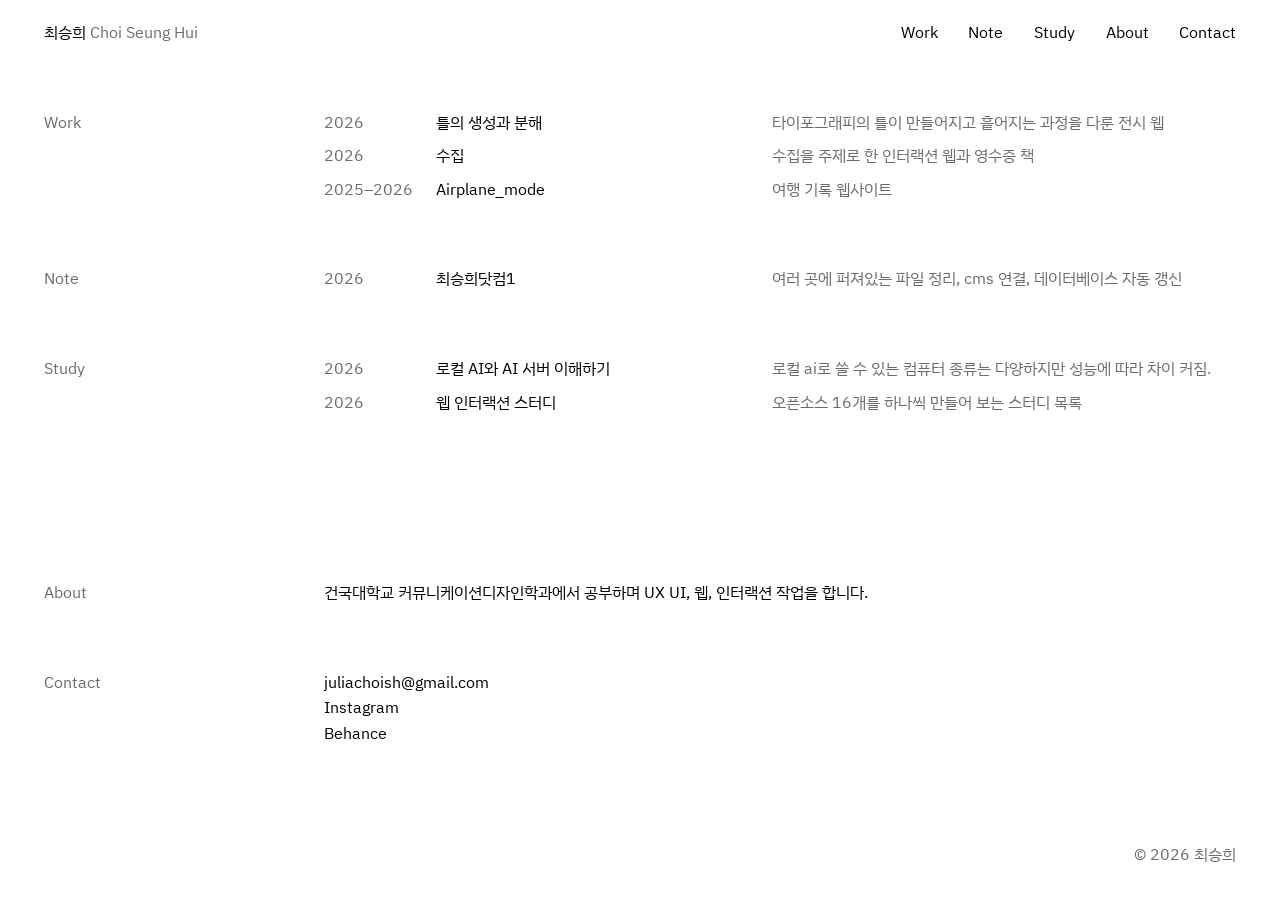
<file: index.html>
<!DOCTYPE html>
<html lang="ko">
<head>
<meta charset="utf-8">
<meta name="viewport" content="width=device-width, initial-scale=1">

<!-- ↓ 브라우저 탭에 보이는 제목과 검색 결과에 보이는 설명 -->
<title>최승희 Choi Seung Hui</title>
<meta name="description" content="최승희의 작업 기록. UX UI, 웹, 인터랙션.">

<meta name="theme-color" content="#ffffff">
<link rel="icon" href="data:image/svg+xml,%3Csvg xmlns='http://www.w3.org/2000/svg' viewBox='0 0 32 32'%3E%3Crect width='32' height='32' fill='%23fff'/%3E%3C/svg%3E">

<link rel="preconnect" href="https://fonts.googleapis.com">
<link rel="preconnect" href="https://fonts.gstatic.com" crossorigin>
<link rel="stylesheet" href="https://fonts.googleapis.com/css2?family=IBM+Plex+Sans+KR:wght@400&display=swap">
<link rel="stylesheet" href="/css/style.css">
</head>

<body>
<!--
  이 파일은 "틀"입니다. 글자 내용은 data 폴더에 들어 있습니다.
    data/works.json    작업 목록
    data/notes.json    노트
    data/studies.json  스터디
    data/site.json     이름, 소개, 메뉴, 연락처
  글을 추가하거나 고칠 때는 그 파일들만 열면 됩니다.
  이 파일은 섹션을 늘리거나 없앨 때만 건드리세요.
-->

<a class="skip" href="#work">작업 목록으로 건너뛰기</a>

<header class="site-header">
  <h1 class="site-name" data-slot="name"></h1>
  <nav class="site-nav" data-slot="nav" aria-label="주요 메뉴"></nav>
</header>

<main>
  <section class="block" id="work" aria-labelledby="work-heading">
    <h2 id="work-heading">Work</h2>
    <ul class="work-list" data-slot="works"></ul>
  </section>

  <section class="block" id="note" aria-labelledby="note-heading">
    <h2 id="note-heading">Note</h2>
    <ul class="work-list" data-slot="notes"></ul>
  </section>

  <section class="block" id="study" aria-labelledby="study-heading">
    <h2 id="study-heading">Study</h2>
    <ul class="work-list" data-slot="studies"></ul>
  </section>

  <section class="block" id="about" aria-labelledby="about-heading">
    <h2 id="about-heading">About</h2>
    <p class="about-text" data-slot="about"></p>
  </section>

  <section class="block" id="contact" aria-labelledby="contact-heading">
    <h2 id="contact-heading">Contact</h2>
    <ul class="contact-list" data-slot="contact"></ul>
  </section>
</main>

<p class="colophon" data-slot="colophon"></p>

<noscript>
  <p class="colophon">이 사이트는 자바스크립트로 작업 목록을 불러옵니다. 브라우저에서 자바스크립트를 켜 주세요.</p>
</noscript>

<script src="/js/render.js"></script>
</body>
</html>
</file>
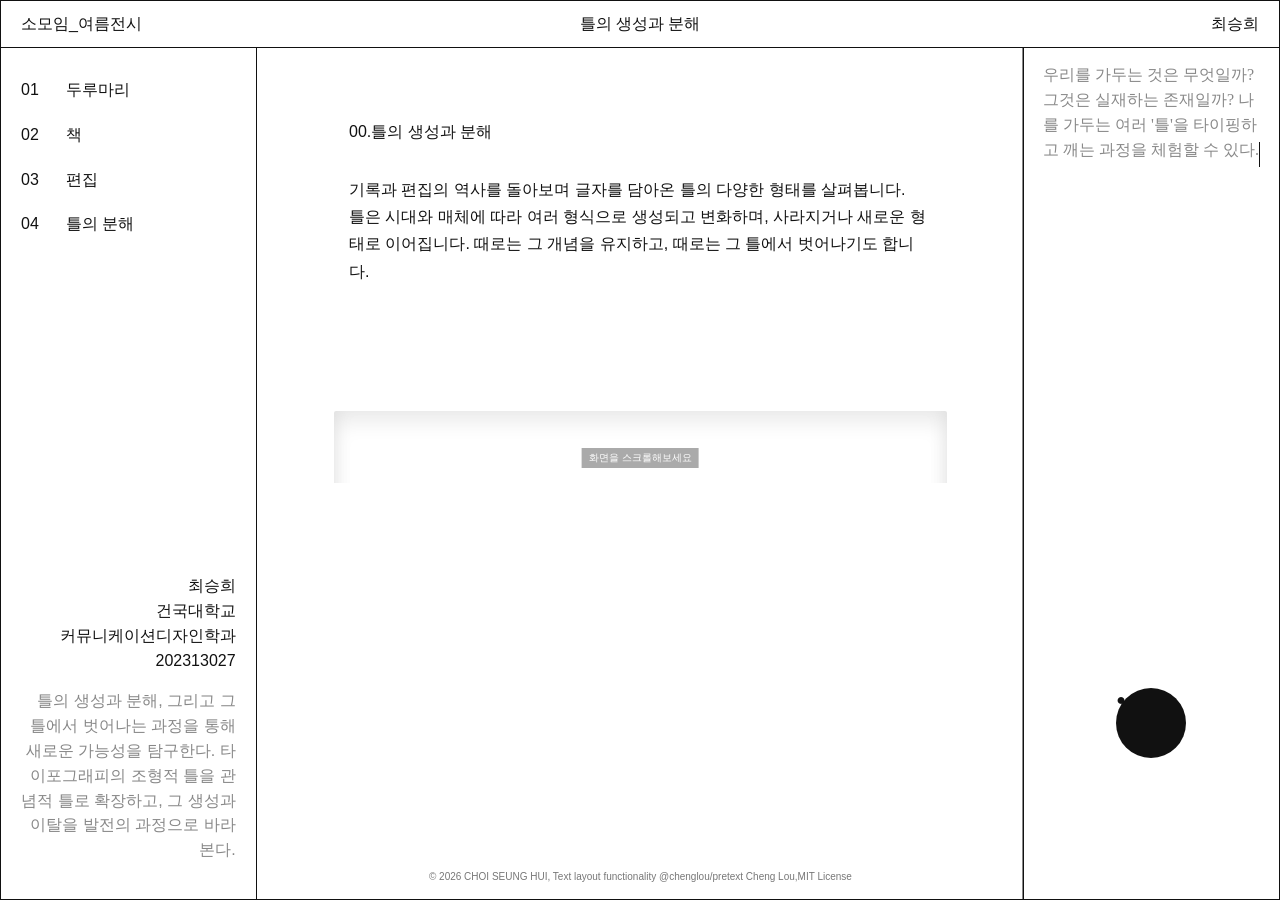
<file: frame/index.html>
<!DOCTYPE html>
<html lang="ko">
<head>
    <meta charset="UTF-8">
    <meta name="viewport" content="width=device-width, initial-scale=1.0">
    <title>Frame Archive</title>

    <link rel="stylesheet" href="./main.css">
    <link rel="stylesheet" href="./scroll.css">
    <link rel="stylesheet" href="./book.css">
    <link rel="stylesheet" href="./css.css">
    <link rel="stylesheet" href="./css-break.css">
    <link rel="stylesheet" href="./demo-break.css">
</head>

<body>

    <!-- =================================
         HEADER
    ================================= -->
    <header class="site-header">

        <div class="site-logo">
            소모임_여름전시
        </div>

        <a
            href="/frame/"
            class="site-title"
        >
            틀의 생성과 분해
        </a>

        <div class="site-author">
            최승희
        </div>

    </header>


    <!-- =================================
         EXHIBITION
    ================================= -->

    <div class="exhibition">

        <!-- =================================
            SIDE MENU
        ================================= -->

        <aside class="side-menu">


            <section class="menu-section">

                <nav class="page-index">

                    <a href="#scroll-section">
                        <span>01</span>
                        두루마리
                    </a>

                    <a href="#book-section">
                        <span>02</span>
                        책
                    </a>

                    <a href="#editorial-section">
                        <span>03</span>
                        편집
                    </a>

                    <a href="#history-break-section">
                        <span>04</span>
                        틀의 분해
                    </a>

                </nav>

            </section>


            <section class="menu-section menu-about">

                <p>
                    최승희<br>
                    건국대학교<br>
                    커뮤니케이션디자인학과<br>
                    202313027
                </p>

                <p class="menu-about-text">
                    틀의 생성과 분해, 그리고 그 틀에서 벗어나는 과정을 통해 새로운 가능성을 탐구한다. 
                    타이포그래피의 조형적 틀을 관념적 틀로 확장하고, 그 생성과 이탈을 발전의 과정으로 바라본다.
                </p>

            </section>

        </aside>


        <!-- =================================
             HISTORY
        ================================= -->

        <div class="history">

            <section class="intro">

                <div class="intro-content">

                    <h1 class="intro-title">
                        00.틀의 생성과 분해
                    </h1>

                    <p class="intro-text">
                        기록과 편집의 역사를 돌아보며 글자를 담아온 틀의 다양한 형태를 살펴봅니다. <br>
                        틀은 시대와 매체에 따라 여러 형식으로 생성되고 변화하며, 
                        사라지거나 새로운 형태로 이어집니다. 때로는 그 개념을 유지하고, 
                        때로는 그 틀에서 벗어나기도 합니다.

                    </p>

                </div>
            </section>

            <!-- ① 두루마리 -->

            <section 
            class="scroll-prototype"
            id="scroll-section"
            >


                <main class="scroll-scene">

                    <div class="scroll">

                        <div class="top-roll">

                            <div class="roll-cap left"></div>

                            <div class="roll-body"></div>

                            <div class="roll-cap right"></div>

                        </div>


                        <div class="paper-window">

                            <div class="paper">

                                <div class="paper-content">

                                    <p>
                                        01.한 방향으로 확장되는 틀
                                    </p>

                                    <p>
                                        글을 하나의 바탕에 정렬하기 시작하면서부터 틀은 생겨났다.<br>
                                        글자를 정렬하고 읽기 쉽게 하며, 제한된 공간 안에 콘텐츠를 분배해 균형 있는 구성을 만들기 위한 방법이었다.<br>
                                        초기의 틀은 두루마리처럼 한쪽 방향으로 이어지는 형태였다. 정해진 폭 안에서 글이 놓일 영역을 설정하고, 
                                        내용이 이어질수록 그 공간을 한 방향으로 확장하며 기록했다.

                                    </p>
                            
                                </div>

                            </div>

                            <div class="scroll-guide">
                                화면을 스크롤해보세요
                            </div>

                        </div>



                        
                    </div>

                </main>

            </section>


            <!-- ② 책 -->

            <section
                class="book"
                id="book-section"
            >

                <main class="book-stage">

                    <div class="book-pages">

                        <div class="book-page page-prev">

                            <div class="page-content">

                                <span class="page-number"></span>

                                <h1 class="page-title"></h1>

                                <p class="page-text"></p>

                            </div>

                        </div>


                        <div class="book-page page-left">

                            <div class="page-content">

                                <span class="page-number"></span>

                                <h1 class="page-title"></h1>

                                <p class="page-text"></p>

                            </div>

                        </div>


                        <div class="book-page page-right">

                            <div class="page-content">

                                <span class="page-number"></span>

                                <h1 class="page-title"></h1>

                                <p class="page-text"></p>

                            </div>

                        </div>


                        <div class="book-page page-next">

                            <div class="page-content">

                                <span class="page-number"></span>

                                <h1 class="page-title"></h1>

                                <p class="page-text"></p>

                            </div>

                        </div>

                    </div>


                    <p class="book-hint">
                        페이지를 클릭하여 넘기기
                    </p>

                </main>

            </section>


            <!-- ③ 편집 -->

            <section
                class="css"
                id="editorial-section"
            >

                <div class="css-content">


                    <!-- =================================
                        편집 구조
                    ================================= -->

                    <div class="frame-experiment">

                        <h2 class="frame-title">
                            웹에서의 틀은 여러 단계로 구성된다
                        </h2>


                        <div class="frame margin-frame">

                            <span class="frame-label">
                                마진 
                            </span>


                            <div class="frame border-frame">

                                <span class="frame-label">
                                    보더
                                </span>


                                <div class="frame padding-frame">

                                    <span class="frame-label">
                                        패딩
                                    </span>


                                    <div class="frame content-frame">

                                        <span class="frame-label">
                                            콘텐츠
                                        </span>

                                    </div>

                                </div>

                            </div>

                        </div>


                        <!-- =================================
                            설명
                        ================================= -->

                        <div class="frame-description">

                            <p>
                                종이와 책의 틀이 정해진 크기의 공간을 기준으로 했다면, 
                                웹의 틀은 변화하는 화면을 기준으로 만들어진다.
                                마진, 보더, 패딩과 같은 여러 기준값을 활용해 콘텐츠가 놓일 영역과 요소 사이의 
                                관계를 정의하고, 화면의 가로와 세로 크기에 따라 그 배치와 정렬을 변화시킨다. 
                                CSS는 이러한 공간의 관계를 코드로 정의하며, 고정된 하나의 틀이 아닌 변화에 
                                대응하는 구조를 만들어낸다.

                            </p>

                        </div>

                    </div>

                </div>

            </section>


            <!-- ④ CSS 깨기 -->

            <section 
                class="css-break history-break"
                id="history-break-section"
            >

                <main id="page">

                    <canvas id="canvas"></canvas>

                    <div id="object">
                        ●
                    </div>

                </main>

                <button
                    class="back-to-top"
                    type="button"
                >
                    BACK TO TOP
                </button>
                <p class="copyright">
                    © 2026 CHOI SEUNG HUI, Text layout functionality 
                    @chenglou/pretext Cheng Lou,MIT License
                </p>

            </section>

        </div>


        <!-- =================================
             DIVIDER
        ================================= -->

        <div
            class="divider"
            id="divider"
        >

            <div class="divider-handle"></div>

        </div>


        <!-- =================================
             DEMO
        ================================= -->

        <div
            class="demo"
            id="demo-panel"
        >

            <section class="css-break demo-break">

                <main class="break-page">

                    <canvas class="break-canvas"></canvas>


                    <textarea
                        class="break-input"
                        aria-label="데모 텍스트 입력"
                        autofocus
                        spellcheck="false"
                    ></textarea>


                    <div class="break-object">
                        ●
                    </div>

                </main>

            </section>

        </div>

    </div>


    <script src="./scroll.js"></script>
    <script src="./book.js"></script>
    <script src="./css.js"></script>
    <script type="module" src="./main.js"></script>

    <script
        type="module"
        src="./css-break.bundle.js"
    ></script>

    <script
        type="module"
        src="./demo-break.bundle.js"
    ></script>

</body>
</html>
</file>
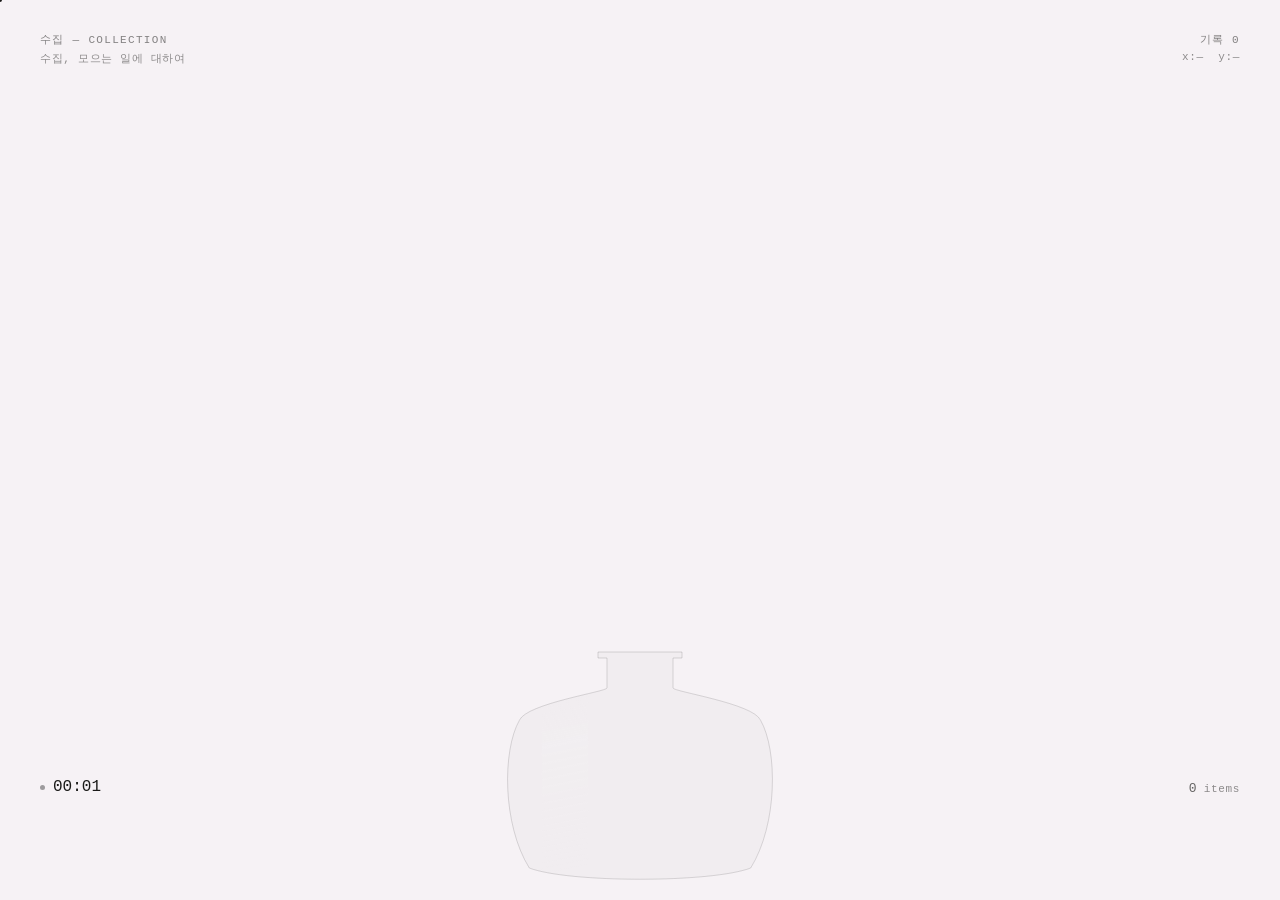
<file: sujip/index.html>
<!DOCTYPE html>
<html lang="ko">
<head>
  <meta charset="UTF-8" />
  <meta name="viewport" content="width=device-width, initial-scale=1.0" />
  <title>수집 — COLLECTION</title>
  <link rel="stylesheet" href="style.css" />
</head>
<body>

  <!-- ── 기록 화면 ── -->
  <section id="section-collect">
    <canvas id="trail-canvas"></canvas>
    <canvas id="bottle-canvas"></canvas>

    <div class="ui-tl">
      <div class="label-sm">수집 — COLLECTION</div>
      <div class="label-muted">수집, 모으는 일에 대하여</div>
    </div>

    <div class="ui-tr">
      <div class="label-sm">기록 <span id="count">0</span></div>
      <div class="label-muted" id="coords">x:— &nbsp;y:—</div>
    </div>

    <div class="ui-bl">
      <span class="dot"></span>
      <span id="time-display">00:00</span>
    </div>

    <div class="ui-br">
      <span id="bottle-item-count">0</span>
      <span class="label-muted">items</span>
    </div>

    <div class="collect-wrap" id="collect-wrap">
      <button id="collect-btn">수집되기</button>
    </div>
  </section>

  <!-- ── 아카이브 화면 ── -->
  <section id="section-archive">

    <div class="arch-top">
      <div class="arch-top-left">
        <div class="label-sm">ARCHIVE</div>
        <div class="label-muted">수집된 흔적의 형태</div>
      </div>
      <div class="arch-top-right">
        <div class="label-sm">TOTAL <span id="arch-total">0</span></div>
      </div>
    </div>

    <div class="arch-hero">
      <div class="arch-msg">
        <strong id="arch-msg-title">기록이 저장되었습니다</strong>
        <span id="arch-msg-sub"></span>
      </div>
      <div class="arch-actions">
        <button class="arch-btn" id="view-latest-btn">내 기록 보기</button>
        <button class="arch-btn" id="return-btn">다시 기록하기</button>
      </div>
      <div class="scroll-hint">아래로 스크롤 ↓</div>
    </div>

    <div class="arch-grid-section">
      <div class="arch-grid-header">
        <div class="label-sm">TRACE ARCHIVE</div>

        <!-- 열 수 슬라이더 -->
        <div class="grid-slider-wrap">
          <span class="label-muted">view</span>
          <input type="range" id="col-slider" min="2" max="12" value="6" step="1" />
          <span class="label-muted" id="col-label">6</span>
        </div>

        <div class="label-muted">TOTAL <span id="arch-total2">0</span></div>
      </div>

      <div class="archive-binders" id="archive-binders">
        <div class="binder-group" data-group="shape">
          <button class="binder-tab" type="button">형태</button>
          <div class="binder-panel">
            <button class="filter-tag" data-filter-group="shape" data-filter-value="round-jar">round-jar</button>
            <button class="filter-tag" data-filter-group="shape" data-filter-value="soft-oval-vase">soft-oval-vase</button>
            <button class="filter-tag" data-filter-group="shape" data-filter-value="soft-hourglass">soft-hourglass</button>
          </div>
        </div>

        <div class="binder-group" data-group="color">
          <button class="binder-tab" type="button">색</button>
          <div class="binder-panel">
            <button class="filter-tag" data-filter-group="color" data-filter-value="rose">rose</button>
            <button class="filter-tag" data-filter-group="color" data-filter-value="sage">sage</button>
            <button class="filter-tag" data-filter-group="color" data-filter-value="sky">sky</button>
            <button class="filter-tag" data-filter-group="color" data-filter-value="peach">peach</button>
            <button class="filter-tag" data-filter-group="color" data-filter-value="butter">butter</button>
            <button class="filter-tag" data-filter-group="color" data-filter-value="violet">violet</button>
          </div>
        </div>

        <div class="binder-group" data-group="period">
          <button class="binder-tab" type="button">기간</button>
          <div class="binder-panel">
            <button class="filter-tag" data-filter-group="period" data-filter-value="1d">최근 하루</button>
            <button class="filter-tag" data-filter-group="period" data-filter-value="1w">1주</button>
            <button class="filter-tag" data-filter-group="period" data-filter-value="1m">1달</button>
          </div>
        </div>
      </div>

      <div id="grid"></div>

      <div class="more-wrap">
        <button id="more-btn">MORE +</button>
      </div>
    </div>

  </section>

  <!-- ── 팝업 ── -->
  <div id="popup">
    <div id="popup-backdrop"></div>
    <div class="popup-box">

      <div class="popup-head">
        <span id="popup-num" class="label-muted">RECORD — 001</span>
        <button id="popup-close">CLOSE</button>
      </div>

      <div class="popup-view-switch">
        <button class="view-btn active" data-view="blob">BLOB</button>
        <button class="view-btn" data-view="line">LINE</button>
      </div>

      <div class="popup-body">
        <div class="popup-canvas-wrap">
          <canvas id="popup-canvas"></canvas>
        </div>
        <aside class="popup-side">
          <div class="popup-side-head">
            <span class="label-muted">모인 물건</span>
            <span id="popup-items-count" class="label-muted"></span>
          </div>
          <div id="popup-items-list"></div>
        </aside>
      </div>

      <div class="popup-foot">
        <div class="popup-meta-item">
          <div class="label-muted">ID</div>
          <div id="popup-id">—</div>
        </div>
        <div class="popup-meta-item">
          <div class="label-muted">DURATION</div>
          <div id="popup-duration">—</div>
        </div>
        <div class="popup-meta-item">
          <div class="label-muted">COORDS</div>
          <div id="popup-coords">—</div>
        </div>
      </div>

    </div>
  </div>

  <div id="cursor"></div>
  <script src="main.js"></script>
</body>
</html>
</file>
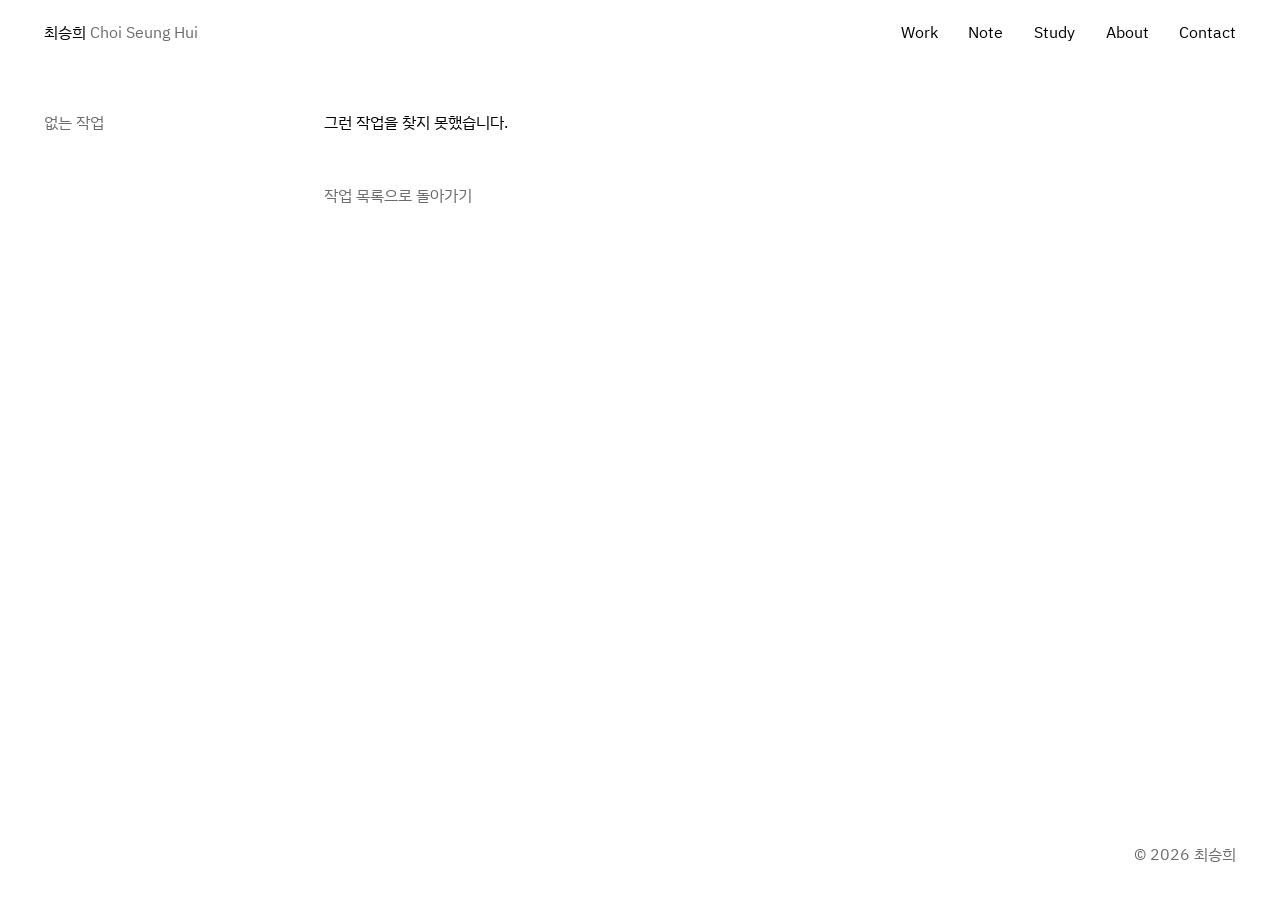
<file: work.html>
<!DOCTYPE html>
<html lang="ko">
<head>
<meta charset="utf-8">
<meta name="viewport" content="width=device-width, initial-scale=1">
<title>최승희 Choi Seung Hui</title>
<meta name="theme-color" content="#ffffff">
<link rel="icon" href="data:image/svg+xml,%3Csvg xmlns='http://www.w3.org/2000/svg' viewBox='0 0 32 32'%3E%3Crect width='32' height='32' fill='%23fff'/%3E%3C/svg%3E">

<link rel="preconnect" href="https://fonts.googleapis.com">
<link rel="preconnect" href="https://fonts.gstatic.com" crossorigin>
<link rel="stylesheet" href="https://fonts.googleapis.com/css2?family=IBM+Plex+Sans+KR:wght@400&display=swap">
<link rel="stylesheet" href="/css/style.css">
</head>

<body>
<!--
  상세 페이지의 "틀"입니다. 작업, 노트, 스터디가 같이 씁니다.
  주소가 /work/이름, /note/이름, /study/이름 일 때 열려요.
  내용은 data 폴더의 works.json, notes.json, studies.json 에서 가져옵니다.
  이 파일은 건드릴 일이 거의 없어요.
-->

<header class="site-header">
  <h1 class="site-name" data-slot="name"></h1>
  <nav class="site-nav" data-slot="nav" aria-label="주요 메뉴"></nav>
</header>

<main>
  <article class="block" data-slot="detail"></article>
</main>

<p class="colophon" data-slot="colophon"></p>

<noscript>
  <p class="colophon">이 사이트는 자바스크립트로 내용을 불러옵니다. 브라우저에서 자바스크립트를 켜 주세요.</p>
</noscript>

<script src="/js/render.js"></script>
</body>
</html>
</file>
<file: css/style.css>
/* ============================================================
   보이는 방식(디자인)을 정하는 파일입니다.
   글자 내용은 data 폴더에 있습니다.

   자주 바꿀 만한 값은 바로 아래 :root 에 모아 두었습니다.
   ============================================================ */

:root {
  --black: #000;
  --white: #fff;
  --grey: #6B6B6B;          /* 연도, 설명, 섹션 이름에 쓰는 회색 */
  --hover: #EEFF00;         /* 링크에 마우스를 올렸을 때 */

  --size: 16px;             /* 글자 크기. 사이트 전체가 이 크기 하나입니다 */
  --pad: clamp(20px, 3.4vw, 48px);   /* 화면 좌우 여백 */
  --label: 280px;           /* 왼쪽 섹션 이름 칸 너비 */
  --year: 96px;             /* 연도 칸 너비 */
  --title: 320px;           /* 작업 이름 칸 너비 */
}

*, *::before, *::after { box-sizing: border-box; }

html { -webkit-text-size-adjust: 100%; }

body {
  margin: 0;
  min-height: 100dvh;
  display: flex;
  flex-direction: column;
  background: var(--white);
  color: var(--black);
  font-family: "IBM Plex Sans KR", "Apple SD Gothic Neo", "Noto Sans KR", "Malgun Gothic", sans-serif;
  font-size: var(--size);
  font-weight: 400;
  line-height: 1.6;
  word-break: keep-all;
  overflow-wrap: break-word;
  -webkit-font-smoothing: antialiased;
}

/* 제목도 본문과 같은 크기, 같은 굵기로 둡니다 */
h1, h2, p, ul { margin: 0; padding: 0; font-size: inherit; font-weight: inherit; }
ul { list-style: none; }
p { text-wrap: pretty; }

a { color: inherit; text-decoration: none; }
a:hover, a:focus-visible { background: var(--hover); color: var(--black); }
:focus-visible { outline: 2px solid currentColor; outline-offset: 3px; }
::selection { background: var(--hover); color: var(--black); }

/* 키보드로 Tab 을 눌렀을 때만 나타나는 건너뛰기 링크 */
.skip {
  position: absolute; left: var(--pad); top: -100px;
  padding: 8px 12px; background: var(--hover);
}
.skip:focus { top: 12px; }


/* ---------- 머리말 ---------- */

.site-header {
  display: flex; flex-wrap: wrap; justify-content: space-between;
  gap: 4px 24px;
  padding: 20px var(--pad);
}
.site-name { white-space: nowrap; }
.name-en { color: var(--grey); }
.site-nav { display: flex; flex-wrap: wrap; gap: 0 clamp(18px, 2.4vw, 36px); }


/* ---------- 본문 ---------- */

main {
  flex: 1;                            /* 남는 세로 공간을 본문이 가져갑니다 */
  display: flex;
  flex-direction: column;
  gap: 64px;                          /* 섹션 사이 간격 */
  padding: 44px var(--pad) 96px;
}

/* About 부터는 화면 아래쪽에 붙입니다 */
#about { margin-top: auto; }

/* 섹션 하나 = 왼쪽 이름 + 오른쪽 내용 */
.block {
  display: grid;
  grid-template-columns: var(--label) minmax(0, 1fr);
}
.block > h2 { color: var(--grey); }


/* ---------- 작업 목록 ---------- */

.work-list { display: grid; row-gap: 8px; }

.work {
  display: grid;
  grid-template-columns: var(--year) var(--title) minmax(0, 1fr);
  column-gap: 16px;
}
.work-year { color: var(--grey); font-variant-numeric: tabular-nums; white-space: nowrap; }
.work-summary { color: var(--grey); }


/* ---------- 소개, 연락처, 맨 아래 ---------- */

.about-text { max-width: 35em; }

.colophon { padding: 0 var(--pad) 32px; color: var(--grey); text-align: right; }


/* ---------- 작업 상세 페이지 ---------- */

.work-detail { max-width: 40em; }

/* 썸네일: 사이트 화면 미리보기 */
.thumb { margin-bottom: 32px; }
.thumb img {
  display: block;
  width: 100%;
  height: auto;
  border: 1px solid var(--grey);
}
.thumb-empty {
  display: grid;
  place-items: center;
  aspect-ratio: 16 / 10;
  border: 1px solid var(--grey);
  color: var(--grey);
}

.work-detail-title { margin-bottom: 4px; }
.work-detail .work-summary { margin-bottom: 24px; }

/* 줄바꿈을 적은 그대로 살립니다 */
.work-para { margin-bottom: 16px; white-space: pre-line; }

/* 스터디의 체크 목록: 왼쪽 단계, 오른쪽 이름과 해볼 것 */
.items-count { margin-top: 32px; color: var(--grey); }
.items { display: grid; row-gap: 12px; margin-top: 16px; }
.item {
  display: grid;
  grid-template-columns: var(--year) minmax(0, 1fr);
  column-gap: 16px;
}
.item-group { color: var(--grey); }
.item-title, .item-note { display: block; }
.item-note { color: var(--grey); }
.item-done { margin-left: 8px; color: var(--grey); }

.work-links { margin: 32px 0 0; }
.work-links li { margin-bottom: 4px; }

.back-link { display: inline-block; margin-top: 48px; color: var(--grey); }


/* ---------- 좁은 화면 (휴대폰) ---------- */

@media (max-width: 760px) {
  main { gap: 48px; padding-top: 28px; padding-bottom: 72px; }

  .block { grid-template-columns: minmax(0, 1fr); row-gap: 12px; }

  .work-list { row-gap: 16px; }
  .work {
    grid-template-columns: 6em minmax(0, 1fr);
    grid-template-areas:
      "year  title"
      ".     summary";
    column-gap: 0;
  }
  .work-year    { grid-area: year; }
  .work-title   { grid-area: title; }
  .work-summary { grid-area: summary; }

  .item { grid-template-columns: 6em minmax(0, 1fr); column-gap: 0; }
}

@media (prefers-reduced-motion: no-preference) {
  html { scroll-behavior: smooth; }
}
</file>
<file: frame/main.css>
/* =================================
   GLOBAL
================================= */

* {
    box-sizing: border-box;
}

html{
  font-size: 16px;
}

html,
body {
    width: 100%;
    height: 100%;
    margin: 0;
    
}

body {
    overflow: hidden;

    background: #fff;
    color: #111;

    line-height: 1.55;
    letter-spacing: 0;

    font-family:
        Arial,
        "Noto Sans KR",
        sans-serif;
}


button,
textarea {
    font: inherit;
}


/* =================================
   HEADER
================================= */

.site-header {

    position: relative;

    width: 100%;
    height: 48px;

    display: grid;

    grid-template-columns:
        1fr
        1fr
        1fr;

    align-items: center;

    border:
        1px solid #111;

    background: #fff;

    z-index: 1100;
}



/* =================================
   전시 제목
================================= */

.site-title {

    text-align: center;

    font-size: 16px;

    line-height: 1;

    white-space: nowrap;
}

.site-title {
  cursor: pointer;
  text-decoration: none;
  color: inherit;
}



/* =================================
   MENU PANEL
================================= */

.menu-panel {

    position: absolute;

    top: 0;
    left: 0;

    width:
        min(460px, 85vw);

    height: 100vh;

    overflow-y: auto;

    padding:
        60px 32px 40px;

    background: #fff;

    border-right:
        1px solid #111;

    transform:
        translateX(-100%);

    transition:
        transform .25s ease;
}


.menu-overlay.is-open
.menu-panel {

    transform:
        translateX(0);
}


/* =================================
   페이지 목차
================================= */

.page-index {

    display: flex;

    flex-direction: column;
}


.page-index a {

    display: grid;

    grid-template-columns:
        45px 1fr;

    padding:
        10px 0;


    color: #111;

    text-decoration: none;

    font-size: 14px;

    transition:
        color .15s ease;
}

.menu-about-text{
    font-size: 10px;
    color: #888;
}



.page-index a:hover {

    color: #888;
}


/* 왼쪽 로고 */

.site-logo {
    padding-left: 20px;

    font-size: 16px;
    font-weight: 400;
    line-height: 1;
}

/* 가운데 제목 */

.site-title {

    text-align: center;

    font-size: 16px;

    line-height: 1;
}


/* 오른쪽 이름*/

.site-author {
    justify-self: end;

    padding-right: 20px;

    font-size: 16px;
    font-weight: 400;
    line-height: 1;
}

/* =================================
   EXHIBITION
================================= */

.exhibition {

    position: relative;

    width: 100vw;

    height:
        calc(100vh - 48px);

    display: flex;

    overflow: hidden;

    border:
        1px solid #111;

    border-top: 0;

    background: #fff;
}


/* =================================
   HISTORY / DEMO
================================= */

.history,
.demo {

    height: 100%;

    overflow-y: auto;
    overflow-x: hidden;

    flex-shrink: 0;

    background: #fff;
}

.side-menu {
    width: 20%;
    height: 100%;
    flex-shrink: 0;

    overflow-y: auto;

    padding: 20px 20px;

    background: #fff;

    border-right: 1px solid #111;

    display: flex;
    flex-direction: column;

    flex-shrink: 0;

    overflow-y: auto;
    overflow-x: hidden;
    background: #fff;

    border-right: 1px solid #111;
}

.side-menu .menu-about {
    margin-top: auto;
    text-align: right;
}

.history {
    width: 60%;
    height: 100%;

    overflow-y: auto;

    container-type: inline-size;

    flex-shrink: 0;

    background: #fff;
}


.demo {
    width: 20%;
    height: 100%;

    flex-shrink: 0;

    overflow-y: auto;

    background: #fff;
}


/* =================================
   OPEN BUTTON
================================= */

.open-demo-button {

    position: fixed;

    right: 16px;
    top: 62px;

    padding:
        8px 11px;

    border:
        1px solid #111;

    border-radius: 0;

    background: #111;

    color: #fff;

    cursor: pointer;

    z-index: 1200;
}


.open-demo-button:hover {

    background: #fff;

    color: #111;
}


.open-demo-button[hidden] {

    display: none;
}


/* =================================
   DIVIDER
================================= */

.divider {

    position: absolute;

    top: 0;

    width: 14px;
    height: 100%;

    transform:
        translateX(-50%);

    cursor: col-resize;

    z-index: 1000;
}


/* 실제 선 */

.divider::before {

    content: "";

    position: absolute;

    left: 50%;
    top: 0;

    width: 1px;
    height: 100%;

    transform:
        translateX(-50%);

    background: #111;

    transition:
        width .15s ease;
}


/* =================================
   HANDLE
================================= */

.divider-handle {

    position: absolute;

    left: 50%;
    top: 50%;

    width: 6px;
    height: 64px;

    transform:
        translate(-50%, -50%);

    background: #111;

    border-radius: 999px;

    opacity: 0;

    transition:
        opacity .15s ease,
        width .15s ease,
        height .15s ease;
}


/* =================================
   HOVER
================================= */

.divider:hover::before,
body.is-dragging .divider::before {

    width: 3px;
}


.divider:hover .divider-handle,
body.is-dragging .divider-handle {

    width: 9px;
    height: 74px;

    opacity: 1;
}


/* =================================
   안내 문구
================================= */

.divider::after {

    content:
        "드래그하여 크기 조절";

    position: absolute;

    left: 50%;

    top:
        calc(50% - 52px);

    transform:
        translate(-50%, 5px);

    padding:
        5px 7px;

    white-space: nowrap;

    background: #111;

    color: #fff;

    font-size: 10px;

    opacity: 0;

    pointer-events: none;

    transition:
        opacity .15s ease,
        transform .15s ease;
}


.divider:hover::after,
body.is-dragging .divider::after {

    opacity: 1;

    transform:
        translate(-50%, 0);
}


/* =================================
   DRAGGING
================================= */

body.is-dragging {

    cursor: col-resize;

    user-select: none;
}




/* =================================
   INTRO
================================= */

.intro {

    width: 100%;

    background: #fff;
}


.intro-content {

    width: 100%;

    padding:
        72px 12%;
}


.intro-title {

    margin:
        0 0 32px;

    font-size: 16px;

    font-weight: 400;

    line-height: 1.5;
}


.intro-text {

    margin: 0;

    font-size: 16px;

    font-weight: 400;

    line-height: 1.7;
}


/* =================================
   BACK TO TOP
================================= */

.back-to-top {
    position: absolute;

    left: 50%;
    bottom: 60px;

    transform: translateX(-50%);

    padding: 8px 12px;

    border: 1px solid #111;

    background: #fff;
    color: #111;

    font-size: 10px;
    line-height: 1;

    cursor: pointer;

    z-index: 100;
}



.back-to-top:hover {
    background: #111;
    color: #fff;
}

.side-menu .menu-section h2 {
    margin: 0 0 20px;
    font-size: 16px;
    font-weight: 400;
}

.side-menu .menu-section p {
    margin: 0 0 16px;
    font-size: 16px;
    line-height: 1.55;
}

.side-menu .page-index a {
    font-size: 16px;
}

.side-menu .page-index a span {
    font-size: 16px;
}

.divider {
    position: absolute;

    left: 80%;
    top: 0;

    width: 1px;
    height: 100%;

    background: #111;

    z-index: 1000;

    pointer-events: none;
}

.divider-handle {
    display: none;
}

.copyright {
    position: fixed;
    left: 50%;
    bottom: 15px;
    transform: translateX(-50%);

    margin: 0;
    font-size: 10px;
    color: #777;
    white-space: nowrap;

    z-index: 9999;

    opacity: 1;
    visibility: visible;
    display: block;
}
</file>
<file: frame/scroll.css>
/* =================================
   전체 두루마리 장면
================================= */

.scroll-scene {

    position: relative;

    height: 300vh;

    background: #fff;

}


/* =================================
   두루마리
================================= */

.scroll {

    position: sticky;

    top: 0;

    width: 100%;

    background: #fff;

}


/* =================================
   기존 막대 제거
================================= */

.top-roll,
.roll-body,
.roll-cap {

    display: none;

}


/* =================================
   종이
================================= */

.paper-window {

    position: relative;

    width: 80%;

    height: 8vh;

    margin:
        6vh auto 0;

    overflow: hidden;

    z-index: 10;

    transition:
        height .45s cubic-bezier(.22,.61,.36,1);

}


/* =================================
   실제 종이
================================= */

.paper {

    position: absolute;

    top: 0;

    left: 0;

    width: 100%;

    min-height: 1000px;

    background: #fff;

    border-radius: 2px;

    box-shadow:

        inset
        0 12px 20px
        rgba(0,0,0,.08),

        inset
        0 -12px 20px
        rgba(0,0,0,.08);

}


/* =================================
   종이 아래 그림자
================================= */

.paper-window::after {

    content: "";

    position: absolute;

    left: 0;

    bottom: -8px;

    width: 100%;

    height: 16px;

    background:
        rgba(0,0,0,.14);

    filter:
        blur(8px);

    opacity: 0;

    pointer-events: none;

    z-index: 20;

    transition:
        opacity .2s ease;

}


/* 마우스를 종이에 올렸을 때 */

.paper-window:hover::after {

    opacity: 1;

}


/* =================================
   글
================================= */

.paper-content {

    padding:
        72px
        12%;

}


.paper-content p {

    margin:
        0 0 32px;

}


/* =================================
   종이 끝
================================= */

.paper-end {

    position: absolute;

    left: 10%;

    width: 80%;

    height: 1px;

    background: #111;

    z-index: 25;

    opacity: 0;

}


/* =================================
   스크롤 안내문
================================= */

.scroll-guide {

    position: absolute;

    left: 50%;

    top: 65%;

    transform:
        translate(-50%, -50%);

    padding:
        5px 7px;

    white-space: nowrap;

    background: #aaa;

    color: #fff;

    font-size: 10px;

    line-height: 1;

    z-index: 100;

    pointer-events: none;

    opacity: 1;

    transition:

        background .15s ease,

        opacity .2s ease,

        transform .2s ease;

}


/* =================================
   종이에 마우스를 올렸을 때
================================= */

.paper-window:hover
.scroll-guide {

    background: #111;

    color: #fff;

}


/* =================================
   스크롤 시작 → 사라짐
================================= */

.scroll-guide.is-hidden {

    opacity: 0;

    transform:
        translate(-50%, -50%)
        translateY(-5px);

}


/* =================================
   다음 화면
================================= */

.next-section {

    min-height: 100vh;

    padding:
        15vh
        10vw;

    background: #fff;

}


.next-section p {

    font-family: sans-serif;

}


.next-section h1 {

    font-weight: normal;

}
</file>
<file: frame/book.css>
/* =================================
   BOOK
================================= */

.book {

    width: 100%;

    min-height: 100vh;

    display: flex;

    justify-content: center;
    align-items: center;

    overflow: hidden;

    background: #fff;
}


/* =================================
   책 무대
================================= */

.book-stage {

    width: 100%;

    height: 80%;

    min-height: 80vh;

    display: flex;

    flex-direction: column;

    justify-content: center;
    align-items: center;

    background: #fff;
}


/* =================================
   책 전체
================================= */

.book-pages {

    position: relative;

    width:
        min(900px, 88%);

    height:
        min(580px, 68vh);

    perspective:
        1800px;
}


/* =================================
   페이지
================================= */

.book-page {

    position: absolute;

    top: 0;

    width: 50%;
    height: 100%;

    background: #fff;

    overflow: hidden;

    border:
        1px solid #111;

    box-shadow: none;

    backface-visibility:
        hidden;

    cursor: pointer;

    transition:
        transform
        1s
        cubic-bezier(.65,0,.35,1);
}


/* =================================
   위치
================================= */

.page-prev,
.page-left {

    left: 0;

    transform-origin:
        right center;
}


.page-prev {

    z-index: 1;
}


.page-left {

    z-index: 5;
}


.page-right,
.page-next {

    left: 50%;

    transform-origin:
        left center;
}


.page-right {

    z-index: 6;
}


.page-next {

    z-index: 2;
}


/* =================================
   넘김
================================= */

.page-right.turn-next {

    transform:
        rotateY(-180deg);
}


.page-left.turn-prev {

    transform:
        rotateY(180deg);
}


/* =================================
   내용
================================= */

.page-content {

    width: 100%;
    height: 100%;

    padding: 38px;

    display: flex;

    flex-direction: column;

    justify-content: center;
}

.page-content {
    width: 100%;
    height: 100%;
    box-sizing: border-box;

    padding: 38px;

    display: flex;
    flex-direction: column;
    justify-content: flex-start;
}

.page-content span {

    margin-bottom: 18px;

    color: #777;

    font-size: 11px;
}


.page-content h1 {

    margin:
        0 0 14px;

    font-size: 24px;

    font-weight: 400;
}


.page-content p {

    margin: 0;

    font-size: 14px;
}

.page-blank,
.page-blank .page-content {
    background: #888;
    color: #fff;
}

/* =================================
   중앙선
================================= */

.book-pages::after {

    content: "";

    position: absolute;

    top: 0;
    left: 50%;

    width: 1px;
    height: 100%;

    background: #111;

    z-index: 20;

    pointer-events: none;
}


/* =================================
   안내
================================= */

.book-hint {

    margin:
        14px 0 0;

    color: #111;

    font-size: 11px;
}




/* =================================
   커서 안내문
================================= */

.book-cursor-guide {

    position: absolute;

    left: 0;
    top: 0;

    padding:
        5px 7px;

    background: #111;

    color: #fff;

    font-size: 10px;

    line-height: 1;

    white-space: nowrap;

    z-index: 100;

    pointer-events: none;

    opacity: 0;

    transform:
        translate(12px, 12px);

    transition:
        opacity .15s ease,
        background .15s ease;

}


/* =================================
   오른쪽 페이지
================================= */

.book-pages.is-next-hover
.book-cursor-guide {

    background: #111;

    opacity: 1;

}


/* =================================
   왼쪽 페이지
================================= */

.book-pages.is-prev-hover
.book-cursor-guide {

    background: #111;

    opacity: 1;

}
</file>
<file: frame/css.css>
/* =================================
   CSS / 편집
================================= */

.css {

    position: relative;

    width: 100%;

    min-height: 100vh;

    padding: 72px;
    padding-bottom: 0px;

    background: #fff;

    color: #111;

    font-size: 16px;
}


/* =================================
   전체
================================= */

.css-content {

    width: 100%;
}


/* =================================
   편집 실험
================================= */

.frame-experiment {

    width: 100%;
}


/* =================================
   제목
================================= */

.frame-title {

    margin:
        0 0 24px;

    font-size: 16px;

    font-weight: 400;

    line-height: 1.5;
}


/* =================================
   기본 틀
================================= */

.frame {

    position: relative;

    box-sizing: border-box;

    border:
        1px solid transparent;

    transition:
        border-color .15s ease;
}


/* =================================
   MARGIN
================================= */
.margin-frame {
    width: min(100%, 520px);
    aspect-ratio: 1.6 / 1;
    padding: 44px;
    background: #eeeeee;
    margin-left: auto;
    margin-right: auto;
}


.border-frame {
    width: 100%;
    aspect-ratio: 1.6 / 1;
    padding: 36px;
    background: #dddddd;
}

.padding-frame {
    width: 100%;
    aspect-ratio: 1.6 / 1;
    padding: 36px;
    background: #cccccc;
}

.content-frame {
    width: 100%;
    aspect-ratio: 1.6 / 1;
    background: #bbbbbb;
}


/* =================================
   틀 이름
================================= */

.frame-label {

    position: absolute;

    top: 12px;

    left: 14px;

    margin: 0;

    font-family:
        Arial,
        "Noto Sans KR",
        sans-serif;

    font-size: 16px;

    font-weight: 400;

    line-height: 1;

    color: #111;

    white-space: nowrap;

    pointer-events: none;
}


/* =================================
   HOVER
================================= */

.frame:hover:not(:has(.frame:hover)) {

    border-color:
        #111;
}


/* =================================
   설명
================================= */

.frame-description {

    margin-top:
        48px;

    padding-bottom:
        20px;

    font-size:
        16px;

    line-height:
        1.7;
}


.frame-description p {

    margin:
        0 0 28px;
}


.frame-description p:last-child {

    margin-bottom:
        0;
}
</file>
<file: frame/css-break.css>
/* =================================
   CSS BREAK
================================= */

.css-break {

    position: relative;

    width: 100%;
    height: 100%;

    background: #fff;

    overflow: hidden;
}


/* =================================
   화면
================================= */

.css-break #page {

    position: relative;

    width: 100%;
    height: 100%;

    background: #fff;
}


/* =================================
   Canvas
================================= */

.css-break #canvas {

    display: block;

    width: 100%;
    height: 100%;
}


/* =================================
   움직이는 오브젝트
================================= */

.css-break #object {

    position: absolute;

    width: 100px;
    height: 100px;

    border-radius: 50%;

    background: #111;

    cursor: grab;

    transform:
        translate(-50%, -50%);
}


.css-break #page > div {

    pointer-events: none;
}


/* =================================
   History CSS Break
================================= */

.history-break {

    height: auto;

    min-height: 70vh;

    background: #fff;
}


.css-break.history-break #page {

    height: 70vh;

    min-height: 70vh;

    background: #fff;
}


.page-text {
    white-space: pre-line;
}
</file>
<file: frame/demo-break.css>
/* =================================
   DEMO CSS BREAK
================================= */

.demo-break {

    position: relative;

    width: 100%;
    height: 100%;

    background: #fff;

    overflow: hidden;
}


/* =================================
   Demo 화면
================================= */

.demo-break .break-page {

    position: relative;

    width: 100%;
    height: 100%;

    background: #fff;
}


/* =================================
   Canvas
================================= */

.demo-break .break-canvas {

    display: block;

    position: relative;

    z-index: 1;

    width: 100%;
    height: 100%;
}


/* =================================
   입력창
================================= */

.demo-break .break-input {

    position: absolute;

    inset: 0;

    z-index: 2;

    width: 100%;
    height: 100%;

    padding: 0;

    box-sizing: border-box;

    border: 0;
    outline: 0;

    resize: none;

    background: transparent;

    color: transparent;

    caret-color: transparent;

    font: inherit;

    line-height: inherit;

    letter-spacing: inherit;

    overflow: auto;

    scrollbar-width: none;
}


.demo-break .break-input::-webkit-scrollbar {

    display: none;
}


.demo-break .break-input::selection {

    background: transparent;
}


/* =================================
   Canvas용 커서
================================= */

.demo-break .break-caret {

    position: absolute;

    z-index: 3;

    width: 1px;

    background: #111;

    pointer-events: none;

    animation:
        break-caret-blink
        1s steps(1,end)
        infinite;
}


@keyframes break-caret-blink {

    50% {

        opacity: 0;
    }
}


/* =================================
   움직이는 오브젝트
================================= */

.demo-break .break-object {

    position: absolute;

    width: 70px;
    height: 70px;

    border-radius: 50%;

    background: #111;

    cursor: default;

    z-index: 4;

    pointer-events: none;

    transform:
        translate(-50%, -50%);
}


.demo-break .break-fixed-object {

    pointer-events: none;
}


/* =================================
   Demo 높이
================================= */

.demo-break {
    height: auto;
    min-height: 100vh;
}

.demo-break .break-page {
    height: 150vh;
    min-height: 150vh;
}
</file>
<file: sujip/style.css>
*, *::before, *::after { margin:0; padding:0; box-sizing:border-box; }

:root {
  --bg:      #f5f4f0;
  --text:    #1a1a18;
  --muted:   #9a9890;
  --border:  rgba(26,26,24,0.11);
  --overlay: #f5f4f0;
}

html, body { width:100%; height:100%; overflow:hidden; }

body {
  background: var(--bg);
  color: var(--text);
  font-family: 'Courier New', monospace;
  cursor: none;
}

/* ── 공통 타이포 ── */
.label-sm    { font-size:11px; letter-spacing:.12em; color:var(--muted); }
.label-muted { font-size:11px; letter-spacing:.06em; color:var(--text); opacity:.60; }

/* ── 커서 ── */
#cursor {
  position:fixed; width:4px; height:4px;
  background:var(--text); border-radius:50%;
  pointer-events:none; z-index:9999;
  transform:translate(-50%,-50%);
}

/* ════════════════════════════════
   기록 화면
════════════════════════════════ */
#section-collect {
  position:fixed; inset:0; z-index:1;
}

#section-collect .label-sm {
  color:rgba(26,26,24,.52);
}

#section-collect .label-muted {
  opacity:.48;
}

#trail-canvas, #bottle-canvas {
  position:absolute; inset:0; width:100%; height:100%;
}
#bottle-canvas { pointer-events:none; z-index:2; }

/* 네 모서리 UI */
.ui-tl, .ui-tr, .ui-bl, .ui-br {
  position:absolute; z-index:10; pointer-events:none;
  display:flex; flex-direction:column; gap:4px;
}
.ui-tl { top:2rem;    left:2.5rem; }
.ui-tr { top:2rem;    right:2.5rem; text-align:right; align-items:flex-end; }
.ui-bl { bottom:6.5rem; left:2.5rem; flex-direction:row; align-items:center; gap:8px; }
.ui-br { bottom:6.5rem; right:2.5rem; flex-direction:row; align-items:baseline; gap:6px;
         font-size:11px; letter-spacing:.1em; color:var(--muted); }
.ui-br span:first-child { font-size:13px; color:var(--text); opacity:.55; }

#section-collect .ui-br {
  color:rgba(26,26,24,.48);
}

#section-collect .ui-br span:first-child {
  opacity:.66;
}

/* 펄스 점 */
.dot {
  width:5px; height:5px; border-radius:50%;
  background:var(--text); opacity:.4; flex-shrink:0;
  animation: pulse 2s ease-in-out infinite;
}
@keyframes pulse {
  0%,100% { opacity:.15; }
  50%      { opacity:.6; }
}

/* 수집 버튼 */
.collect-wrap {
  position:absolute; bottom:2.5rem; left:50%;
  transform:translateX(-50%) translateY(60px);
  z-index:20; opacity:0;
  transition: opacity .7s ease, transform .7s cubic-bezier(.16,1,.3,1);
}
.collect-wrap.visible {
  opacity:1; transform:translateX(-50%) translateY(0);
}
.collect-wrap button, .arch-btn {
  background:none;
  border:.5px solid rgba(26,26,24,.28);
  color:var(--text); font-family:'Courier New',monospace;
  font-size:11px; letter-spacing:.2em;
  padding:13px 36px; cursor:none;
  transition: background .22s, color .22s, border-color .22s, box-shadow .22s;
}
.collect-wrap button {
  background:rgba(245,244,240,.18);
  backdrop-filter:blur(14px) saturate(115%);
  -webkit-backdrop-filter:blur(14px) saturate(115%);
  box-shadow:
    inset 0 1px 0 rgba(255,255,255,.18),
    0 10px 24px rgba(26,26,24,.04);
}
.collect-wrap button:hover, .arch-btn:hover {
  background:var(--text); color:var(--bg);
  border-color:rgba(26,26,24,.42);
}
.collect-wrap button:hover {
  box-shadow:none;
}

/* ════════════════════════════════
   아카이브 화면
════════════════════════════════ */
#section-archive {
  position:fixed; inset:0; z-index:50;
  overflow-y:auto; background:var(--overlay);
  opacity:0; pointer-events:none;
  transition: opacity .6s ease;
}
#section-archive.visible { opacity:1; pointer-events:all; }

/* 상단 UI 바 */
.arch-top {
  position:sticky; top:0; z-index:10;
  display:flex; justify-content:space-between;
  padding:1.8rem 2.5rem 1rem;
  background:var(--overlay);
  border-bottom:.5px solid var(--border);
}

/* 히어로 (첫 화면) */
.arch-hero {
  height:calc(100vh - 60px);
  display:flex; flex-direction:column;
  align-items:center; justify-content:center;
  gap:2rem; position:relative;
}
.arch-msg { text-align:center; line-height:2; }
.arch-msg strong {
  display:block; font-size:13px; font-weight:normal;
  letter-spacing:.1em; margin-bottom:.4rem;
}
.arch-msg span { font-size:11px; letter-spacing:.12em; color:var(--muted); }
.arch-actions { display:flex; flex-direction:column; gap:.6rem; align-items:center; }
.scroll-hint {
  position:absolute; bottom:2rem; left:50%; transform:translateX(-50%);
  font-size:10px; letter-spacing:.1em; color:var(--muted);
  animation: bob 2s ease-in-out infinite;
}
@keyframes bob {
  0%,100% { opacity:.3; transform:translateX(-50%) translateY(0); }
  50%      { opacity:.7; transform:translateX(-50%) translateY(-4px); }
}

/* 그리드 섹션 */
.arch-grid-section {
  padding:3.5rem 3rem 6rem;
  border-top:none;
}

.arch-grid-header {
  display:flex; align-items:center; justify-content:space-between;
  gap:1.5rem; margin-bottom:2.8rem;
  padding-bottom:1rem; border-bottom:none;
  flex-wrap:wrap;
}

/* 슬라이더 */
.grid-slider-wrap {
  display:flex; align-items:center; gap:10px;
}
.grid-slider-wrap input[type=range] {
  -webkit-appearance:none; appearance:none;
  width:100px; height:1px;
  background:rgba(26,26,24,.2); outline:none; cursor:none;
}
.grid-slider-wrap input[type=range]::-webkit-slider-thumb {
  -webkit-appearance:none; appearance:none;
  width:8px; height:8px; border-radius:50%;
  background:var(--text); cursor:none;
}
.grid-slider-wrap input[type=range]::-moz-range-thumb {
  width:8px; height:8px; border-radius:50%;
  background:var(--text); border:none; cursor:none;
}

/* 그리드 */
#grid {
  display:grid;
  --shelf-row-step: 278px;
  --shelf-line-y: 252px;
  gap:18px 20px;
  grid-template-columns: repeat(var(--grid-cols, 6), 1fr);
  align-items:end;
  background-image:linear-gradient(
    to bottom,
    transparent 0,
    transparent var(--shelf-line-y),
    rgba(26,26,24,.14) var(--shelf-line-y),
    rgba(26,26,24,.14) calc(var(--shelf-line-y) + 1px),
    transparent calc(var(--shelf-line-y) + 1px),
    transparent 100%
  );
  background-size:100% var(--shelf-row-step);
  background-repeat:repeat-y;
}

.cell {
  aspect-ratio:auto;
  height:260px;
  border:none;
  background:transparent;
  position:relative;
  overflow:visible;
  display:flex;
  align-items:end;
  justify-content:center;
  transition:none;
}
.cell:hover { border-color:transparent; }
.cell canvas { position:absolute; inset:0; width:100%; height:100%; }
.cell-num {
  position:absolute;
  bottom:-18px;
  left:50%;
  transform:translateX(-50%);
  font-size:9px;
  color:var(--muted);
  letter-spacing:.08em;
  opacity:.62; z-index:2; pointer-events:none;
}
.cell.empty::after {
  display:none;
}
.cell.filled { cursor:none; }
@keyframes cellIn {
  from { opacity:0; transform:scale(.72); }
  to   { opacity:1; transform:scale(1); }
}
.cell.new { animation: cellIn .5s cubic-bezier(.16,1,.3,1) forwards; }

.more-wrap { text-align:center; margin-top:2rem; }
#more-btn {
  background:none; border:none;
  font-family:'Courier New',monospace; font-size:10px;
  letter-spacing:.16em; color:var(--muted); cursor:none;
  padding:8px 0; transition:color .2s;
}
#more-btn:hover { color:var(--text); }

/* ════════════════════════════════
   팝업
════════════════════════════════ */
#popup {
  position:fixed; inset:0; z-index:200;
  display:flex; align-items:center; justify-content:center;
  opacity:0; pointer-events:none;
  transition: opacity .35s ease;
}
#popup.visible { opacity:1; pointer-events:all; }

#popup-backdrop {
  position:absolute; inset:0;
  background:var(--overlay-soft, rgba(245,244,240,.88));
  backdrop-filter:blur(4px);
}

.popup-box {
  position:relative; z-index:1;
  width:min(920px, 92vw);
  max-height:min(86vh, 800px);
  background:var(--popup-surface, var(--bg));
  border:.5px solid rgba(26,26,24,.18);
  display:flex; flex-direction:column;
  overflow:hidden;
}

.popup-head {
  display:flex; justify-content:space-between; align-items:baseline;
  padding:1.1rem 1.4rem;
  border-bottom:.5px solid var(--border);
}
.popup-head .label-muted,
.popup-side .label-muted,
.popup-foot .label-muted {
  opacity:.68;
}
#popup-close {
  background:none; border:none;
  font-family:'Courier New',monospace; font-size:11px;
  letter-spacing:.1em; color:var(--muted); cursor:none;
  transition:color .2s;
}
#popup-close:hover { color:var(--text); }

.popup-view-switch {
  display:flex; gap:8px;
  padding:.8rem 1.4rem;
  border-bottom:.5px solid var(--border);
}
.view-btn {
  background:none;
  border:.5px solid rgba(26,26,24,.18);
  padding:6px 12px;
  font-family:'Courier New',monospace; font-size:10px;
  letter-spacing:.12em; color:var(--muted); cursor:none;
  transition: background .18s, color .18s, border-color .18s;
}
.view-btn.active {
  background:rgba(26,26,24,.06);
  color:var(--text); border-color:rgba(26,26,24,.32);
}

.popup-body {
  display:grid; grid-template-columns:1fr 260px;
  flex:1; min-height:0; overflow:hidden;
}
.popup-canvas-wrap {
  position:relative; aspect-ratio:1;
  overflow:hidden;
  background:var(--popup-panel, var(--bg));
  border-right:.5px solid var(--border);
}
.popup-canvas-wrap canvas {
  position:absolute; inset:0; width:100%; height:100%;
}

.popup-side {
  display:flex; flex-direction:column;
  background:var(--popup-panel-soft, rgba(26,26,24,.012)); overflow:hidden;
}
.popup-side-head {
  display:flex; justify-content:space-between;
  padding:.9rem 1.1rem .8rem;
  border-bottom:.5px solid var(--border);
}
#popup-items-list { flex:1; overflow-y:auto; }

.item-row {
  display:grid; grid-template-columns:32px 1fr;
  gap:.7rem; padding:.85rem 1.1rem;
  border-bottom:.5px solid rgba(26,26,24,.06);
  transition: background .15s;
}
.item-row.active { background:rgba(26,26,24,.07); }
.item-icon { width:32px; height:32px; border:.5px solid var(--border); }
.item-row.active .item-icon { border-color:rgba(26,26,24,.28); }
.item-name  { font-size:11px; letter-spacing:.06em; color:var(--text); opacity:.84; }
.item-count { font-size:10px; color:var(--text); opacity:.62; }
.item-note  { font-size:9px; color:var(--text); opacity:.56; margin-top:3px; letter-spacing:.05em; }
.item-empty { padding:1rem 1.1rem; font-size:11px; color:var(--text); opacity:.6; }

.popup-foot {
  display:grid; grid-template-columns:repeat(3,1fr);
  gap:1rem; padding:.9rem 1.4rem;
  background:var(--popup-panel, var(--bg));
  border-top:.5px solid var(--border);
}
.popup-meta-item { display:flex; flex-direction:column; gap:3px; }
.popup-meta-item .label-muted { font-size:9px; }
.popup-meta-item > div:last-child { font-size:12px; letter-spacing:.04em; color:var(--text); opacity:.82; }

/* ── 반응형 ── */
@media (max-width:720px) {
  .ui-tl, .ui-tr { padding:1.4rem 1.2rem; }
  .arch-top { padding:1.4rem 1.2rem .9rem; }
  .arch-grid-section { padding:2.8rem 1.2rem 5rem; }
  .popup-body { grid-template-columns:1fr; }
  .popup-canvas-wrap { border-right:none; border-bottom:.5px solid var(--border); }
}
@media (max-width:520px) {
  .popup-foot { grid-template-columns:1fr; }
}

.archive-binders {
  display:flex;
  flex-wrap:wrap;
  gap:10px;
  margin:-0.6rem 0 2rem;
  padding-bottom:1.2rem;
  border-bottom:.5px solid var(--border);
}

.binder-group {
  position:relative;
}

.binder-tab {
  background:none;
  border:.5px solid rgba(26,26,24,.18);
  color:var(--text);
  font-family:'Courier New', monospace;
  font-size:10px;
  letter-spacing:.14em;
  padding:10px 14px;
  cursor:none;
  min-width:84px;
}

.binder-group.open .binder-tab {
  background:rgba(26,26,24,.05);
  border-color:rgba(26,26,24,.3);
}

.binder-panel {
  display:none;
  position:absolute;
  top:calc(100% + 8px);
  left:0;
  min-width:220px;
  padding:10px;
  background:var(--bg);
  border:.5px solid rgba(26,26,24,.18);
  z-index:30;
  flex-wrap:wrap;
  gap:8px;
}

.binder-group.open .binder-panel {
  display:flex;
}

.filter-tag {
  background:none;
  border:.5px solid rgba(26,26,24,.14);
  color:var(--text);
  font-family:'Courier New', monospace;
  font-size:10px;
  letter-spacing:.08em;
  padding:8px 10px;
  cursor:none;
  opacity:.65;
}

.filter-tag.active {
  background:rgba(26,26,24,.08);
  border-color:rgba(26,26,24,.28);
  opacity:1;
}
</file>
